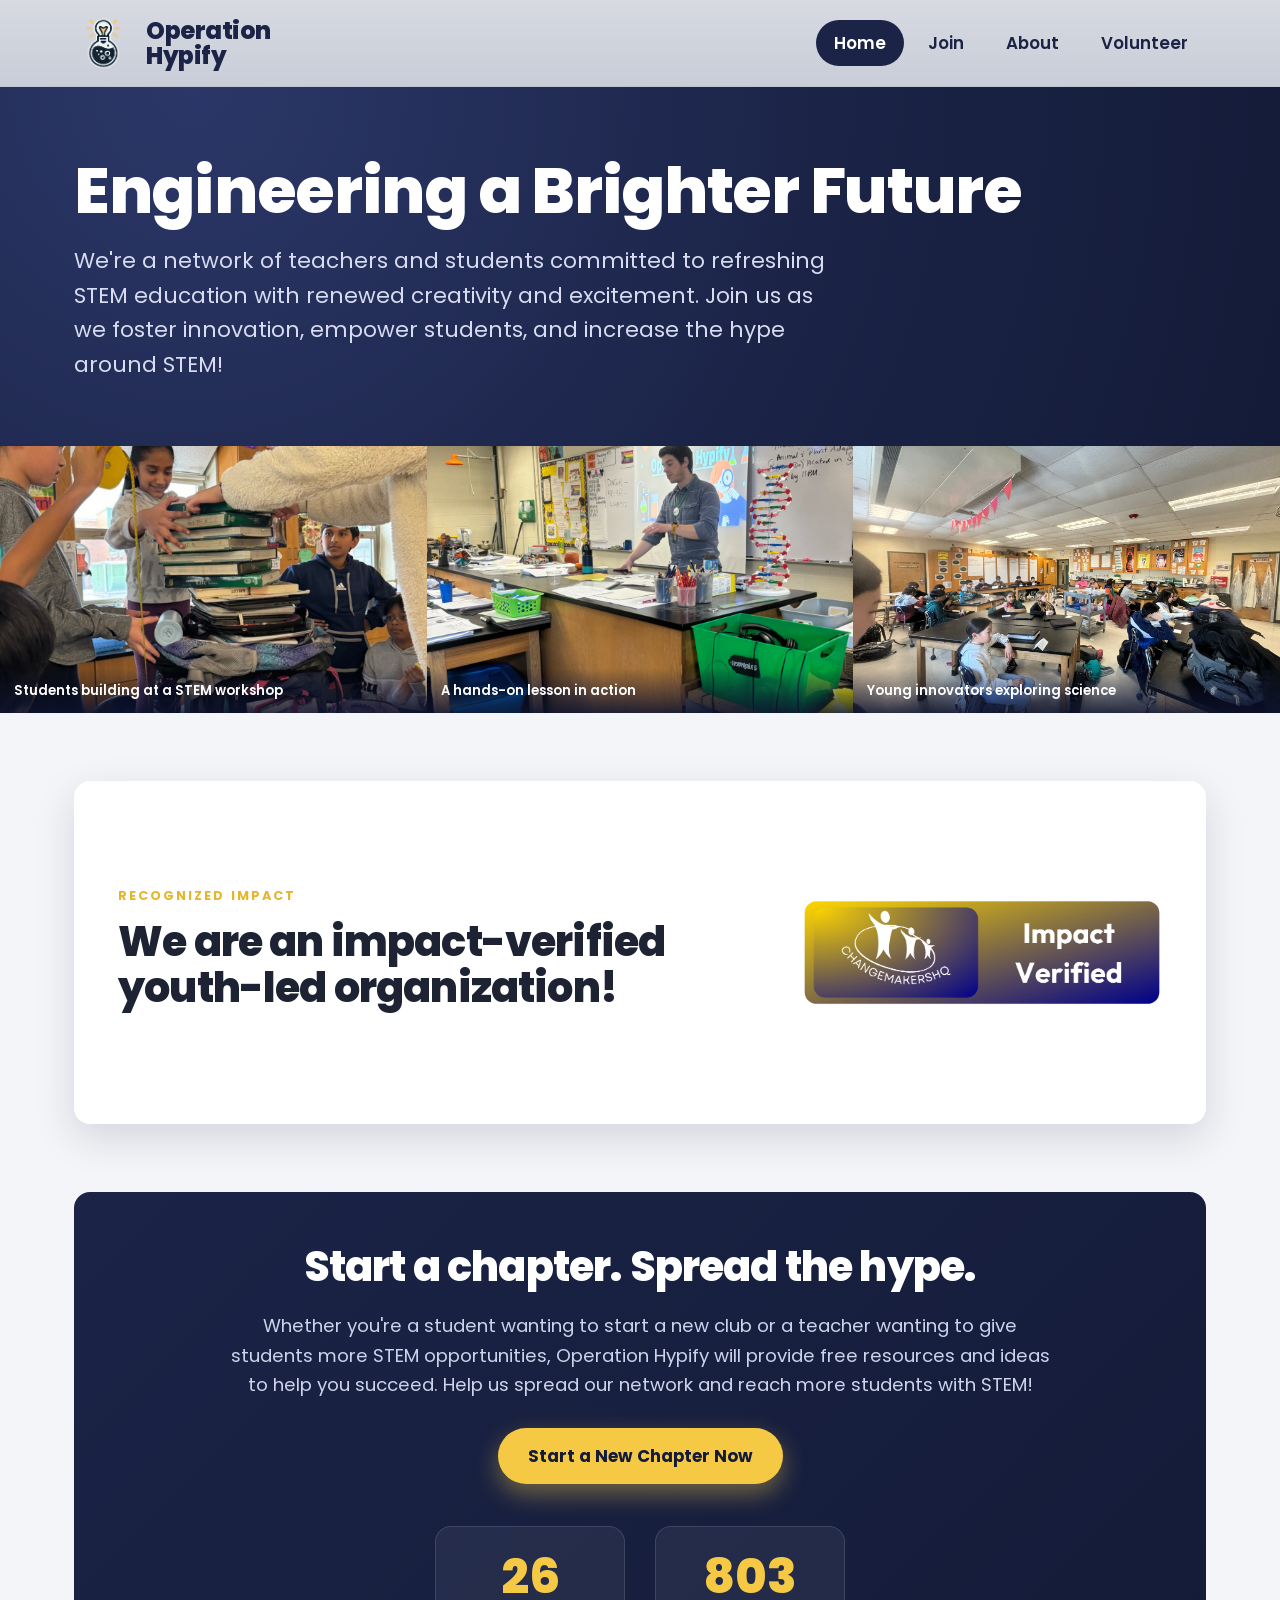
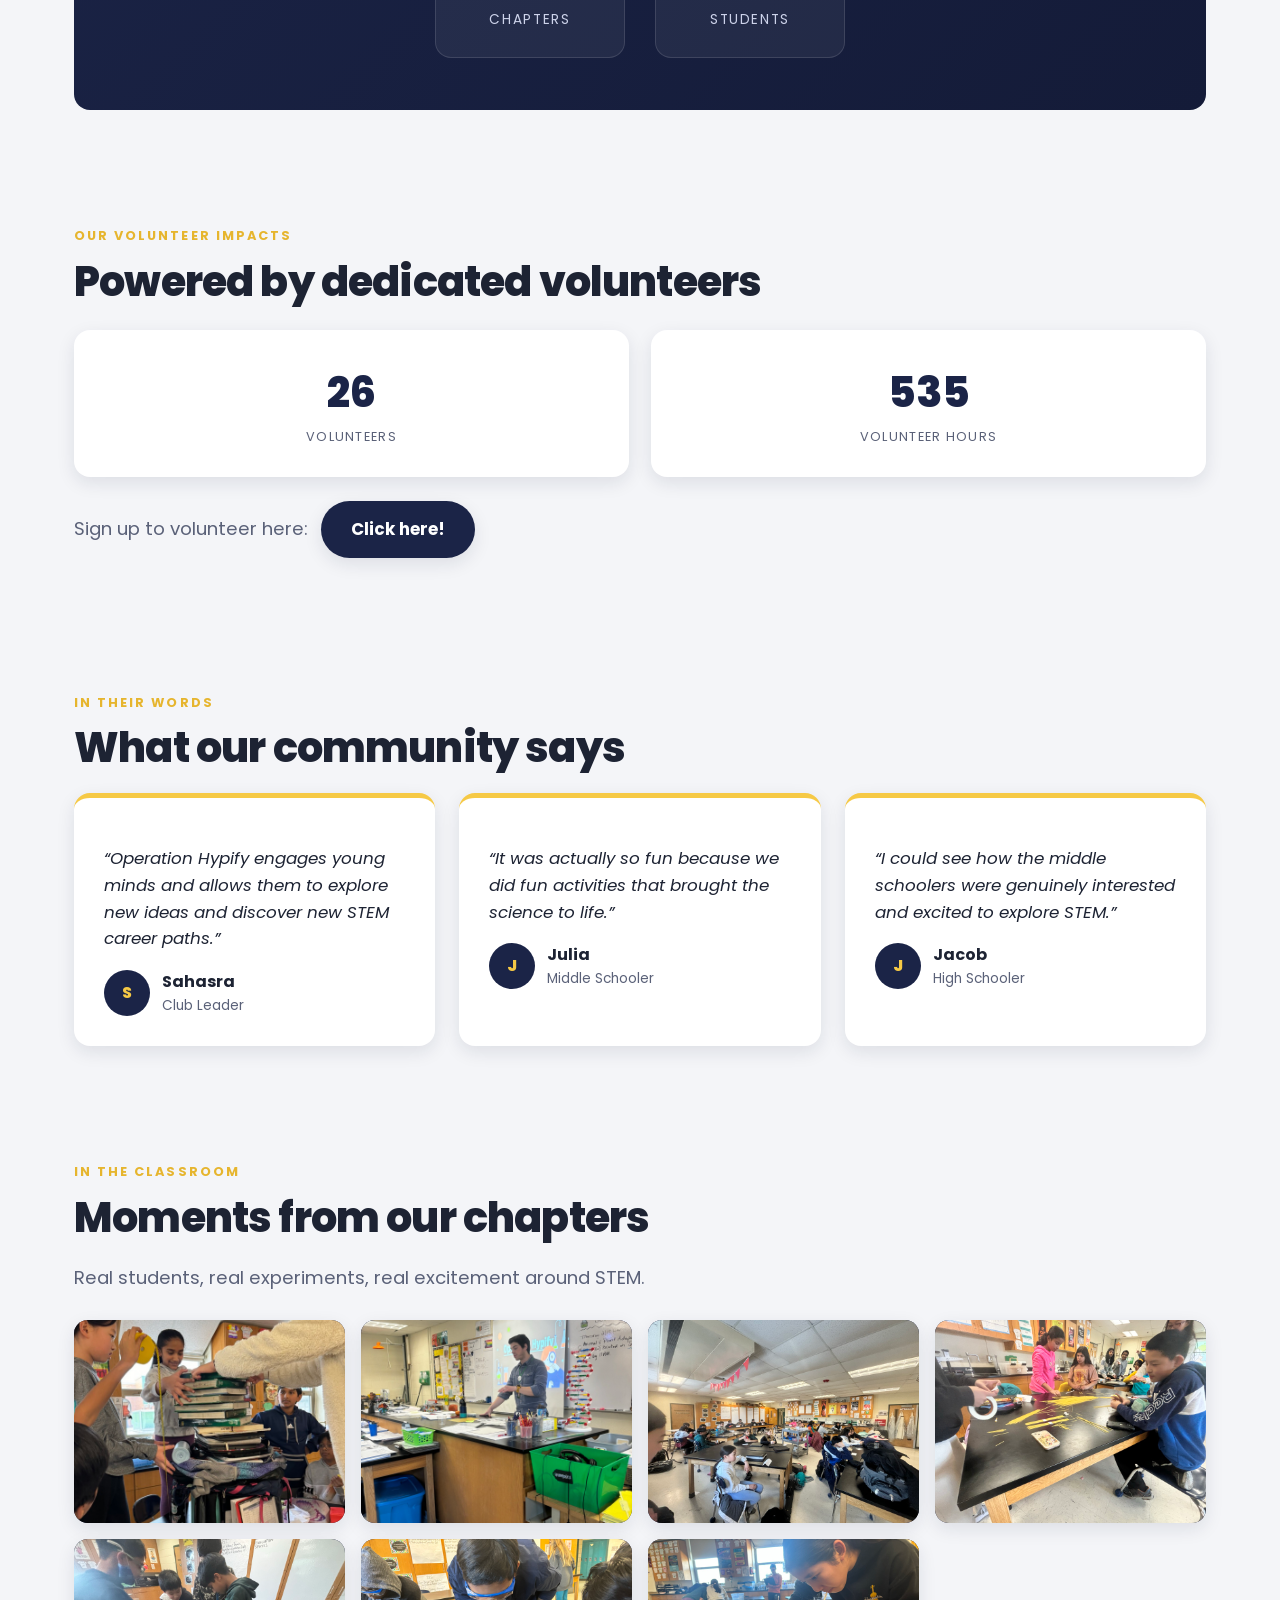
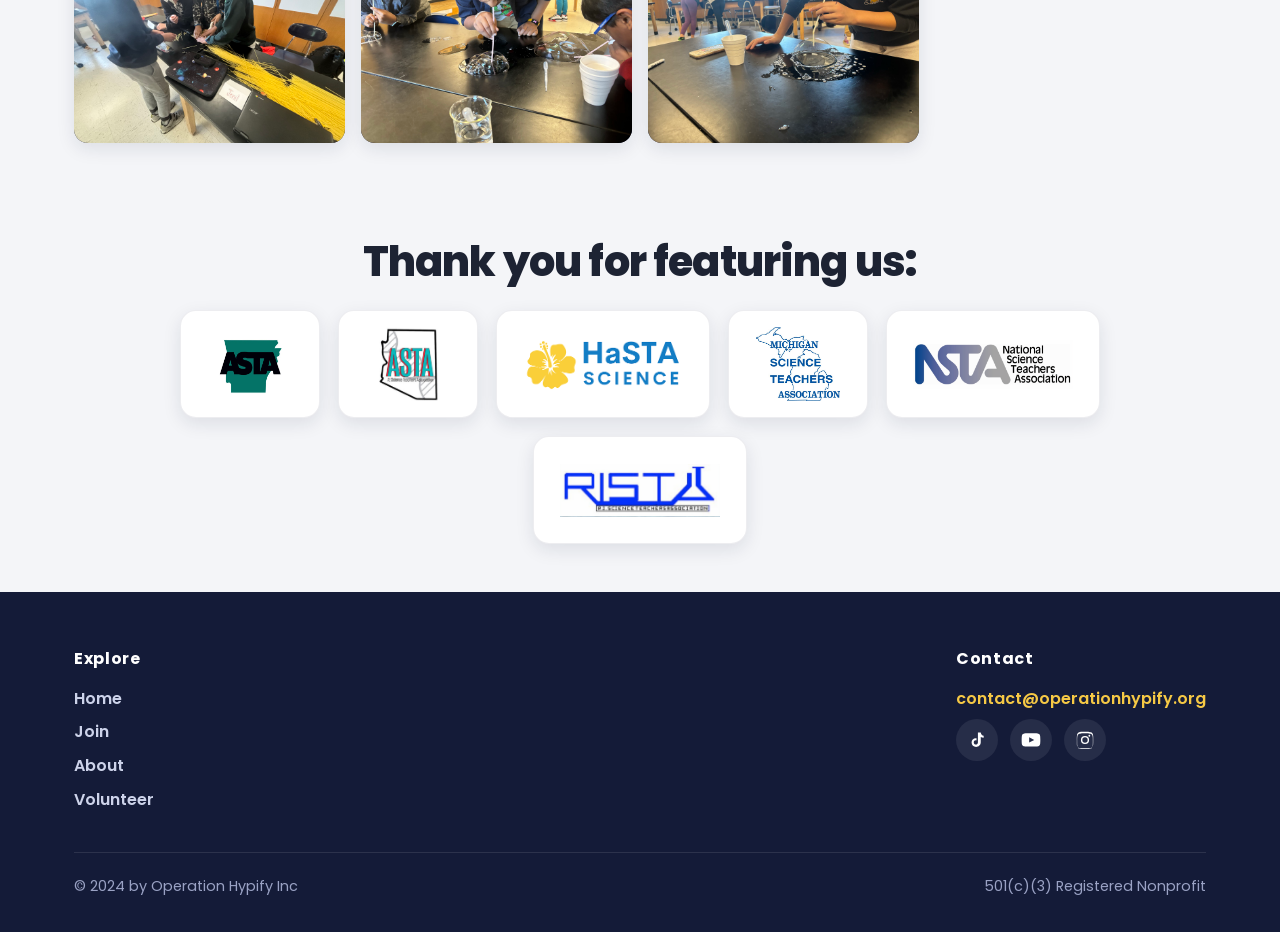
<file: index.html>
<!DOCTYPE html>
<html lang="en">
<head>
  <meta charset="UTF-8" />
  <meta name="viewport" content="width=device-width, initial-scale=1.0" />
  <title>Home | Operation Hypify</title>
  <meta name="description" content="Operation Hypify is a youth-led network of teachers and students refreshing STEM education with creativity and excitement." />
  <link rel="preconnect" href="https://fonts.googleapis.com" />
  <link rel="preconnect" href="https://fonts.gstatic.com" crossorigin />
  <link href="https://fonts.googleapis.com/css2?family=Poppins:wght@400;500;600;700;800&display=swap" rel="stylesheet" />
  <link rel="stylesheet" href="assets/style.css" />
</head>
<body>

  <!-- ================= HEADER ================= -->
  <header class="site-header">
    <nav class="nav">
      <a class="brand" href="index.html" aria-label="Operation Hypify home">
        <img class="logo" src="assets/img/logo.png" alt="Operation Hypify logo" onerror="this.onerror=null;this.src='assets/img/logo.svg'">
        <span class="brand-name">Operation<br>Hypify</span>
      </a>

      <button class="nav-toggle" aria-label="Toggle navigation"><span></span><span></span><span></span></button>

      <ul class="nav-links">
        <li><a href="index.html" class="active">Home</a></li>
        <li><a href="join.html">Join</a></li>
        <li><a href="about.html">About</a></li>
        <li><a href="volunteer.html">Volunteer</a></li>
      </ul>
    </nav>
  </header>

  <!-- ================= HERO ================= -->
  <section class="hero">
    <div class="container">
      <h1>Engineering a Brighter Future</h1>
      <p>We're a network of teachers and students committed to refreshing STEM education with renewed creativity and excitement. Join us as we foster innovation, empower students, and increase the hype around STEM!</p>
    </div>
  </section>

  <!-- ================= PHOTO STRIP ================= -->
  <div class="photo-strip" id="home-strip"></div>

  <!-- ================= IMPACT VERIFIED ================= -->
  <section>
    <div class="container">
      <div class="band impact-band">
        <div class="impact-text">
          <p class="eyebrow">Recognized Impact</p>
          <h2 class="section-title" style="margin-bottom:8px;">We are an impact-verified youth-led organization!</h2>
        </div>
        <a class="cmhq-badge" href="https://www.cmhqglobal.com/impact/VqcGsUOYpmEvHLxKABje9aR" target="_blank" rel="noopener" aria-label="View our CMHQ impact verification">
          <img src="assets/img/cmhq.png" alt="ChangemakersHQ Impact Verified badge">
        </a>
      </div>
    </div>
  </section>

  <!-- ================= CTA + STATS ================= -->
  <section style="padding-top:0;">
    <div class="container">
      <div class="cta-stats">
        <h2 class="section-title">Start a chapter. Spread the hype.</h2>
        <p class="lead">Whether you're a student wanting to start a new club or a teacher wanting to give students more STEM opportunities, Operation Hypify will provide free resources and ideas to help you succeed. Help us spread our network and reach more students with STEM!</p>
        <a class="btn btn-primary" href="join.html">Start a New Chapter Now</a>
        <div class="stats">
          <div class="stat"><div class="num" data-count="50">0</div><div class="label">Chapters</div></div>
          <div class="stat"><div class="num" data-count="1500">0</div><div class="label">Students</div></div>
        </div>
      </div>
    </div>
  </section>

  <!-- ================= VOLUNTEER IMPACT ================= -->
  <section class="section-tight">
    <div class="container">
      <p class="eyebrow">Our Volunteer Impacts</p>
      <h2 class="section-title">Powered by dedicated volunteers</h2>
      <div class="vol-grid">
        <div class="vol-card"><div class="num" data-count="50">0</div><div class="label">Volunteers</div></div>
        <div class="vol-card"><div class="num" data-count="1000">0</div><div class="label">Volunteer Hours</div></div>
      </div>
      <p class="lead mt-24">Sign up to volunteer here:
        <a class="btn btn-navy" style="margin-left:8px;" href="https://docs.google.com/forms/d/e/1FAIpQLSdCpGQ_oOxI78vQgmjRzeDSd86TTG9PohUpB1aFLXNZH65RYA/viewform" target="_blank" rel="noopener">Click here!</a>
      </p>
    </div>
  </section>

  <!-- ================= TESTIMONIALS ================= -->
  <section>
    <div class="container">
      <p class="eyebrow">In Their Words</p>
      <h2 class="section-title">What our community says</h2>
      <div class="testimonials">
        <div class="quote">
          <p>“Operation Hypify engages young minds and allows them to explore new ideas and discover new STEM career paths.”</p>
          <div class="who">
            <div class="avatar">S</div>
            <div><div class="name">Sahasra</div><div class="role">Club Leader</div></div>
          </div>
        </div>
        <div class="quote">
          <p>“It was actually so fun because we did fun activities that brought the science to life.”</p>
          <div class="who">
            <div class="avatar">J</div>
            <div><div class="name">Julia</div><div class="role">Middle Schooler</div></div>
          </div>
        </div>
        <div class="quote">
          <p>“I could see how the middle schoolers were genuinely interested and excited to explore STEM.”</p>
          <div class="who">
            <div class="avatar">J</div>
            <div><div class="name">Jacob</div><div class="role">High Schooler</div></div>
          </div>
        </div>
      </div>
    </div>
  </section>

  <!-- ================= ACTIVITIES GALLERY ================= -->
  <section class="section-tight">
    <div class="container">
      <p class="eyebrow">In the Classroom</p>
      <h2 class="section-title">Moments from our chapters</h2>
      <p class="lead">Real students, real experiments, real excitement around STEM.</p>
      <div class="act-gallery" id="act-gallery"></div>
    </div>
  </section>

  <!-- ================= FEATURED ================= -->
  <section class="section-tight">
    <div class="container center">
      <h2 class="section-title">Thank you for featuring us:</h2>
      <div class="assoc-grid" id="assoc-grid"></div>
    </div>
  </section>

  <!-- ================= FOOTER ================= -->
  <footer class="site-footer footer">
    <div class="container">
      <div class="footer-grid">
        <div class="footer-nav">
          <h4>Explore</h4>
          <ul>
            <li><a href="index.html">Home</a></li>
            <li><a href="join.html">Join</a></li>
            <li><a href="about.html">About</a></li>
            <li><a href="volunteer.html">Volunteer</a></li>
          </ul>
        </div>
        <div>
          <h4>Contact</h4>
          <a class="email" href="mailto:contact@operationhypify.org">contact@operationhypify.org</a>
          <div class="social-bar">
            <a href="https://www.tiktok.com/@operation_hypify" target="_blank" rel="noopener" aria-label="TikTok">
              <svg viewBox="0 0 24 24"><path d="M16.5 3c.3 2.1 1.6 3.7 3.5 4v2.4c-1.3 0-2.5-.4-3.5-1v6.3c0 3.3-2.6 5.6-5.6 5.6C7.9 20.3 5.5 18 5.5 15c0-2.8 2.1-5.1 5-5.1.3 0 .6 0 .9.1v2.6c-.3-.1-.6-.2-.9-.2-1.4 0-2.4 1.1-2.4 2.6 0 1.4 1.1 2.5 2.5 2.5s2.5-1.1 2.5-2.6V3h3.4z"/></svg>
            </a>
            <a href="https://www.youtube.com/@operationhypify" target="_blank" rel="noopener" aria-label="YouTube">
              <svg viewBox="0 0 24 24"><path d="M23 7.5s-.2-1.6-.9-2.3c-.9-.9-1.8-.9-2.3-1C16.7 4 12 4 12 4s-4.7 0-7.8.2c-.5.1-1.4.1-2.3 1C1.2 5.9 1 7.5 1 7.5S.8 9.4.8 11.3v1.3c0 1.9.2 3.8.2 3.8s.2 1.6.9 2.3c.9.9 2.1.9 2.6 1 1.9.2 7.5.2 7.5.2s4.7 0 7.8-.2c.5-.1 1.4-.1 2.3-1 .7-.7.9-2.3.9-2.3s.2-1.9.2-3.8v-1.3c0-1.9-.2-3.8-.2-3.8zM9.8 15.1V8.7l6.1 3.2-6.1 3.2z"/></svg>
            </a>
            <a href="https://www.instagram.com/operation_hypify?igsh=MXBic3Fya3pvZ3dhbQ%3D%3D&utm_source=qr" target="_blank" rel="noopener" aria-label="Instagram">
              <svg viewBox="0 0 24 24"><path d="M12 2.2c3.2 0 3.6 0 4.9.1 1.2.1 1.8.3 2.2.4.6.2 1 .5 1.4.9.4.4.7.8.9 1.4.2.4.3 1 .4 2.2.1 1.3.1 1.7.1 4.9s0 3.6-.1 4.9c-.1 1.2-.3 1.8-.4 2.2-.2.6-.5 1-.9 1.4-.4.4-.8.7-1.4.9-.4.2-1 .3-2.2.4-1.3.1-1.7.1-4.9.1s-3.6 0-4.9-.1c-1.2-.1-1.8-.3-2.2-.4-.6-.2-1-.5-1.4-.9-.4-.4-.7-.8-.9-1.4-.2-.4-.3-1-.4-2.2C2.2 15.6 2.2 15.2 2.2 12s0-3.6.1-4.9c.1-1.2.3-1.8.4-2.2.2-.6.5-1 .9-1.4.4-.4.8-.7 1.4-.9.4-.2 1-.3 2.2-.4C8.4 2.2 8.8 2.2 12 2.2zm0 1.8c-3.1 0-3.5 0-4.7.1-1.1.1-1.7.2-2.1.4-.5.2-.9.4-1.3.8-.4.4-.6.8-.8 1.3-.2.4-.3 1-.4 2.1-.1 1.2-.1 1.6-.1 4.7s0 3.5.1 4.7c.1 1.1.2 1.7.4 2.1.2.5.4.9.8 1.3.4.4.8.6 1.3.8.4.2 1 .3 2.1.4 1.2.1 1.6.1 4.7.1s3.5 0 4.7-.1c1.1-.1 1.7-.2 2.1-.4.5-.2.9-.4 1.3-.8.4-.4.6-.8.8-1.3.2-.4.3-1 .4-2.1.1-1.2.1-1.6.1-4.7s0-3.5-.1-4.7c-.1-1.1-.2-1.7-.4-2.1-.2-.5-.4-.9-.8-1.3-.4-.4-.8-.6-1.3-.8-.4-.2-1-.3-2.1-.4-1.2-.1-1.6-.1-4.7-.1zm0 3.1a4.9 4.9 0 1 1 0 9.8 4.9 4.9 0 0 1 0-9.8zm0 8.1a3.2 3.2 0 1 0 0-6.4 3.2 3.2 0 0 0 0 6.4zm6.3-8.3a1.1 1.1 0 1 1-2.2 0 1.1 1.1 0 0 1 2.2 0z"/></svg>
            </a>
          </div>
        </div>
      </div>
      <div class="footer-bottom">
        <span>© 2024 by Operation Hypify Inc</span>
        <span>501(c)(3) Registered Nonprofit</span>
      </div>
    </div>
  </footer>

  <script src="assets/data.js"></script>
  <script src="assets/script.js"></script>
</body>
</html>
</file>
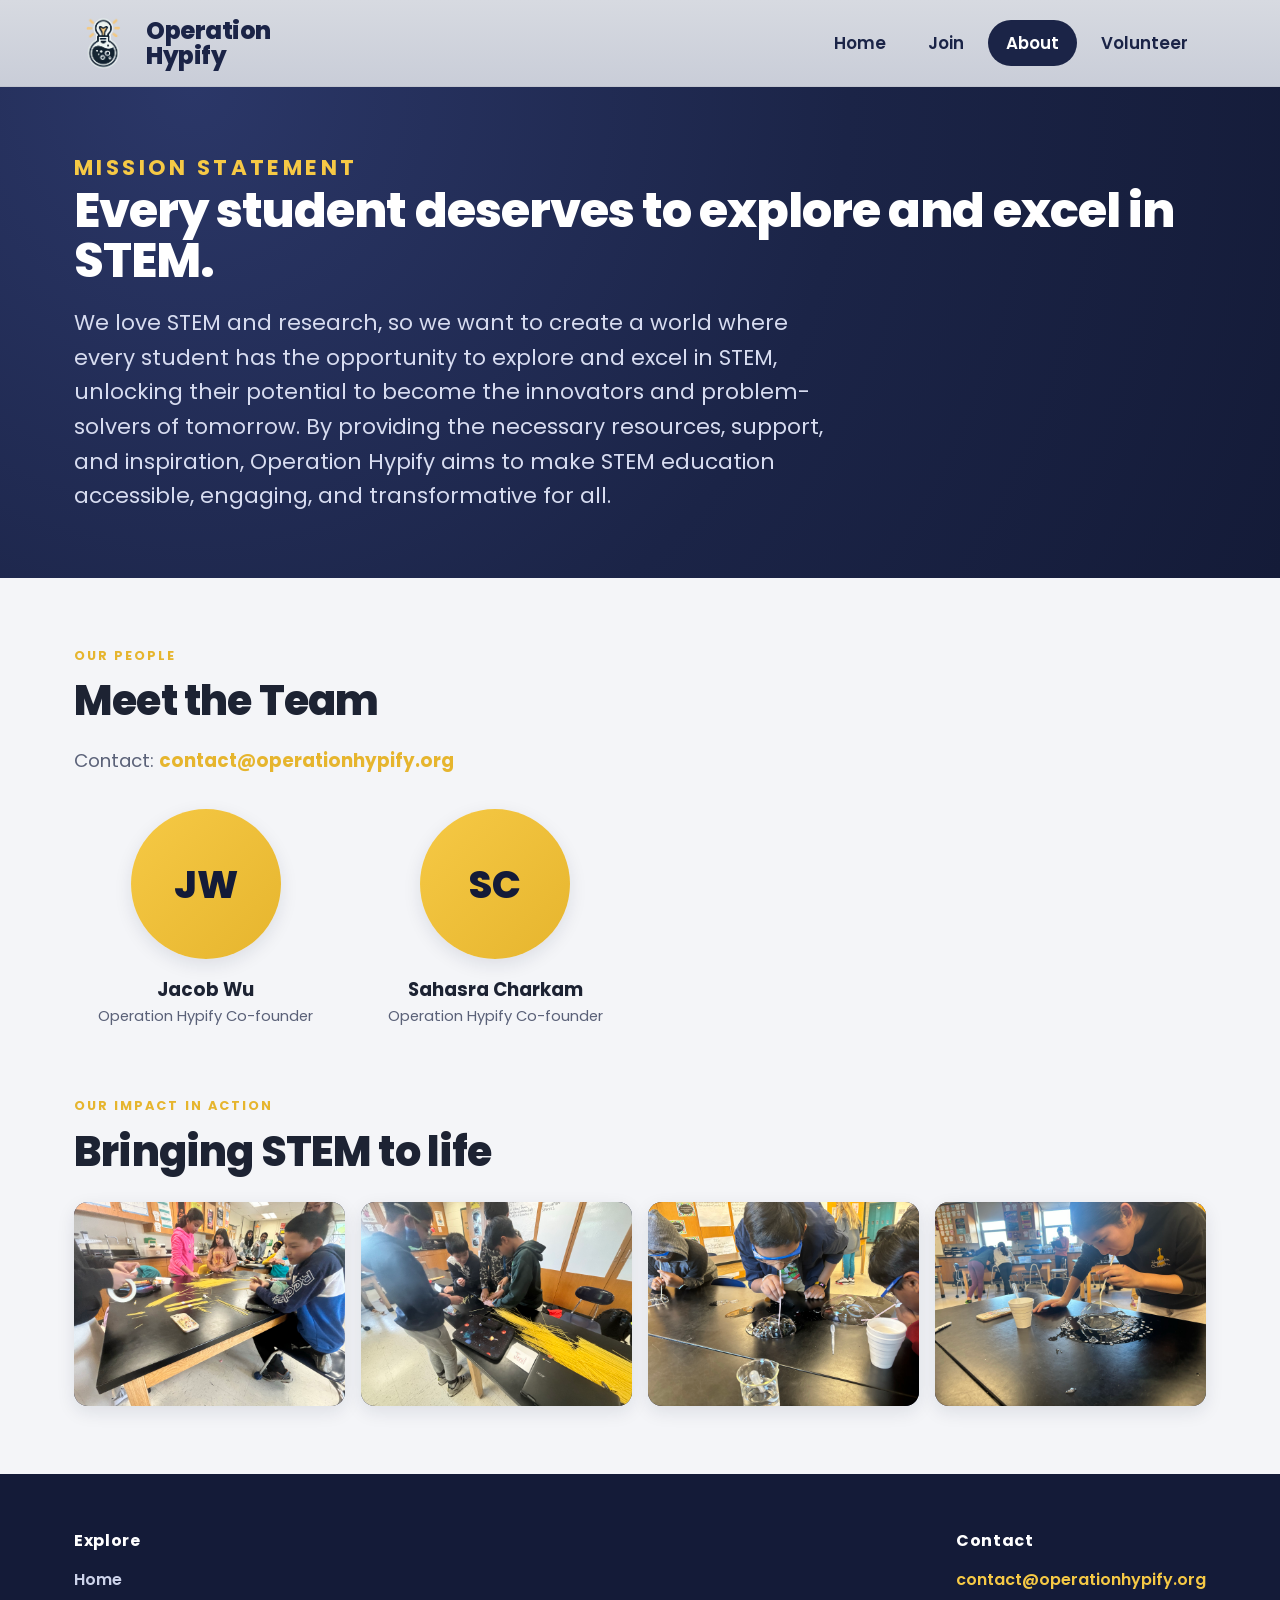
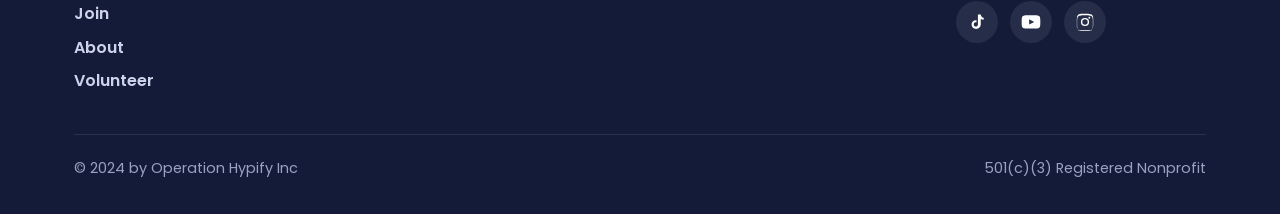
<file: about.html>
<!DOCTYPE html>
<html lang="en">
<head>
  <meta charset="UTF-8" />
  <meta name="viewport" content="width=device-width, initial-scale=1.0" />
  <title>About | Operation Hypify</title>
  <meta name="description" content="Operation Hypify's mission is to make STEM education accessible, engaging, and transformative for all. Meet the team." />
  <link rel="preconnect" href="https://fonts.googleapis.com" />
  <link rel="preconnect" href="https://fonts.gstatic.com" crossorigin />
  <link href="https://fonts.googleapis.com/css2?family=Poppins:wght@400;500;600;700;800&display=swap" rel="stylesheet" />
  <link rel="stylesheet" href="assets/style.css" />
</head>
<body>

  <header class="site-header">
    <nav class="nav">
      <a class="brand" href="index.html" aria-label="Operation Hypify home">
        <img class="logo" src="assets/img/logo.png" alt="Operation Hypify logo" onerror="this.onerror=null;this.src='assets/img/logo.svg'">
        <span class="brand-name">Operation<br>Hypify</span>
      </a>
      <button class="nav-toggle" aria-label="Toggle navigation"><span></span><span></span><span></span></button>
      <ul class="nav-links">
        <li><a href="index.html">Home</a></li>
        <li><a href="join.html">Join</a></li>
        <li><a href="about.html" class="active">About</a></li>
        <li><a href="volunteer.html">Volunteer</a></li>
      </ul>
    </nav>
  </header>

  <!-- MISSION -->
  <section class="hero" style="padding:64px 0;">
    <div class="container">
      <p class="eyebrow" style="color:var(--yellow);">Mission Statement</p>
      <h1 style="font-size:clamp(2rem,4.5vw,3rem);">Every student deserves to explore and excel in STEM.</h1>
      <p>We love STEM and research, so we want to create a world where every student has the opportunity to explore and excel in STEM, unlocking their potential to become the innovators and problem-solvers of tomorrow. By providing the necessary resources, support, and inspiration, Operation Hypify aims to make STEM education accessible, engaging, and transformative for all.</p>
    </div>
  </section>

  <!-- TEAM -->
  <section>
    <div class="container">
      <p class="eyebrow">Our People</p>
      <h2 class="section-title">Meet the Team</h2>
      <p class="lead">Contact: <a class="email" style="color:var(--yellow-deep);font-weight:700;text-decoration:none;" href="mailto:contact@operationhypify.org">contact@operationhypify.org</a></p>

      <div class="team-grid">
        <div class="member founder"><div class="pic">JW</div><div class="name">Jacob Wu</div><div class="role">Operation Hypify Co-founder</div></div>
        <div class="member founder"><div class="pic">SC</div><div class="name">Sahasra Charkam</div><div class="role">Operation Hypify Co-founder</div></div>
      </div>
    </div>
  </section>

  <!-- ACTIVITIES -->
  <section style="padding-top:0;">
    <div class="container">
      <p class="eyebrow">Our Impact in Action</p>
      <h2 class="section-title">Bringing STEM to life</h2>
      <div class="act-row" id="about-activities"></div>
    </div>
  </section>

  <footer class="site-footer footer">
    <div class="container">
      <div class="footer-grid">
        <div class="footer-nav">
          <h4>Explore</h4>
          <ul>
            <li><a href="index.html">Home</a></li>
            <li><a href="join.html">Join</a></li>
            <li><a href="about.html">About</a></li>
            <li><a href="volunteer.html">Volunteer</a></li>
          </ul>
        </div>
        <div>
          <h4>Contact</h4>
          <a class="email" href="mailto:contact@operationhypify.org">contact@operationhypify.org</a>
          <div class="social-bar">
            <a href="https://www.tiktok.com/@operation_hypify" target="_blank" rel="noopener" aria-label="TikTok">
              <svg viewBox="0 0 24 24"><path d="M16.5 3c.3 2.1 1.6 3.7 3.5 4v2.4c-1.3 0-2.5-.4-3.5-1v6.3c0 3.3-2.6 5.6-5.6 5.6C7.9 20.3 5.5 18 5.5 15c0-2.8 2.1-5.1 5-5.1.3 0 .6 0 .9.1v2.6c-.3-.1-.6-.2-.9-.2-1.4 0-2.4 1.1-2.4 2.6 0 1.4 1.1 2.5 2.5 2.5s2.5-1.1 2.5-2.6V3h3.4z"/></svg>
            </a>
            <a href="https://www.youtube.com/@operationhypify" target="_blank" rel="noopener" aria-label="YouTube">
              <svg viewBox="0 0 24 24"><path d="M23 7.5s-.2-1.6-.9-2.3c-.9-.9-1.8-.9-2.3-1C16.7 4 12 4 12 4s-4.7 0-7.8.2c-.5.1-1.4.1-2.3 1C1.2 5.9 1 7.5 1 7.5S.8 9.4.8 11.3v1.3c0 1.9.2 3.8.2 3.8s.2 1.6.9 2.3c.9.9 2.1.9 2.6 1 1.9.2 7.5.2 7.5.2s4.7 0 7.8-.2c.5-.1 1.4-.1 2.3-1 .7-.7.9-2.3.9-2.3s.2-1.9.2-3.8v-1.3c0-1.9-.2-3.8-.2-3.8zM9.8 15.1V8.7l6.1 3.2-6.1 3.2z"/></svg>
            </a>
            <a href="https://www.instagram.com/operation_hypify?igsh=MXBic3Fya3pvZ3dhbQ%3D%3D&utm_source=qr" target="_blank" rel="noopener" aria-label="Instagram">
              <svg viewBox="0 0 24 24"><path d="M12 2.2c3.2 0 3.6 0 4.9.1 1.2.1 1.8.3 2.2.4.6.2 1 .5 1.4.9.4.4.7.8.9 1.4.2.4.3 1 .4 2.2.1 1.3.1 1.7.1 4.9s0 3.6-.1 4.9c-.1 1.2-.3 1.8-.4 2.2-.2.6-.5 1-.9 1.4-.4.4-.8.7-1.4.9-.4.2-1 .3-2.2.4-1.3.1-1.7.1-4.9.1s-3.6 0-4.9-.1c-1.2-.1-1.8-.3-2.2-.4-.6-.2-1-.5-1.4-.9-.4-.4-.7-.8-.9-1.4-.2-.4-.3-1-.4-2.2C2.2 15.6 2.2 15.2 2.2 12s0-3.6.1-4.9c.1-1.2.3-1.8.4-2.2.2-.6.5-1 .9-1.4.4-.4.8-.7 1.4-.9.4-.2 1-.3 2.2-.4C8.4 2.2 8.8 2.2 12 2.2zm0 1.8c-3.1 0-3.5 0-4.7.1-1.1.1-1.7.2-2.1.4-.5.2-.9.4-1.3.8-.4.4-.6.8-.8 1.3-.2.4-.3 1-.4 2.1-.1 1.2-.1 1.6-.1 4.7s0 3.5.1 4.7c.1 1.1.2 1.7.4 2.1.2.5.4.9.8 1.3.4.4.8.6 1.3.8.4.2 1 .3 2.1.4 1.2.1 1.6.1 4.7.1s3.5 0 4.7-.1c1.1-.1 1.7-.2 2.1-.4.5-.2.9-.4 1.3-.8.4-.4.6-.8.8-1.3.2-.4.3-1 .4-2.1.1-1.2.1-1.6.1-4.7s0-3.5-.1-4.7c-.1-1.1-.2-1.7-.4-2.1-.2-.5-.4-.9-.8-1.3-.4-.4-.8-.6-1.3-.8-.4-.2-1-.3-2.1-.4-1.2-.1-1.6-.1-4.7-.1zm0 3.1a4.9 4.9 0 1 1 0 9.8 4.9 4.9 0 0 1 0-9.8zm0 8.1a3.2 3.2 0 1 0 0-6.4 3.2 3.2 0 0 0 0 6.4zm6.3-8.3a1.1 1.1 0 1 1-2.2 0 1.1 1.1 0 0 1 2.2 0z"/></svg>
            </a>
          </div>
        </div>
      </div>
      <div class="footer-bottom">
        <span>© 2024 by Operation Hypify Inc</span>
        <span>501(c)(3) Registered Nonprofit</span>
      </div>
    </div>
  </footer>

  <script src="assets/data.js"></script>
  <script src="assets/script.js"></script>
</body>
</html>
</file>
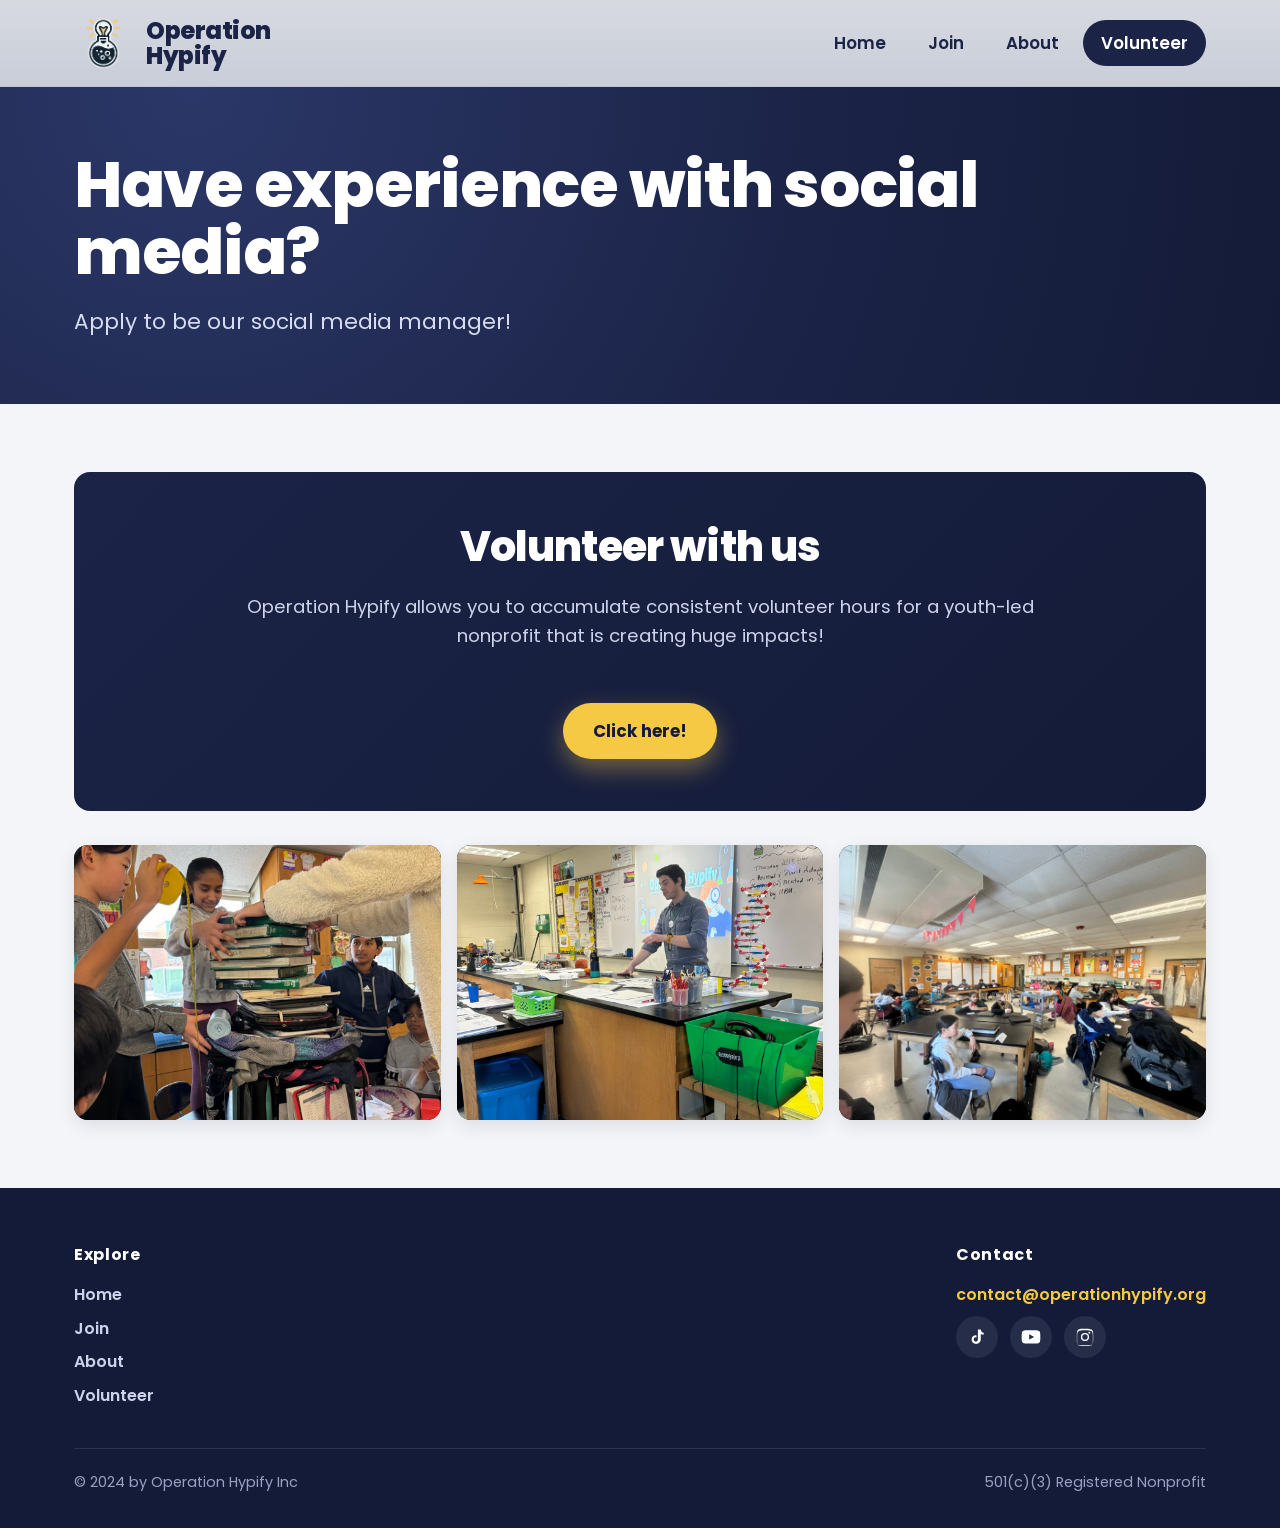
<file: volunteer.html>
<!DOCTYPE html>
<html lang="en">
<head>
  <meta charset="UTF-8" />
  <meta name="viewport" content="width=device-width, initial-scale=1.0" />
  <title>Volunteer | Operation Hypify</title>
  <meta name="description" content="Volunteer with Operation Hypify and accumulate consistent volunteer hours for a youth-led nonprofit making real impact." />
  <link rel="preconnect" href="https://fonts.googleapis.com" />
  <link rel="preconnect" href="https://fonts.gstatic.com" crossorigin />
  <link href="https://fonts.googleapis.com/css2?family=Poppins:wght@400;500;600;700;800&display=swap" rel="stylesheet" />
  <link rel="stylesheet" href="assets/style.css" />
</head>
<body>

  <header class="site-header">
    <nav class="nav">
      <a class="brand" href="index.html" aria-label="Operation Hypify home">
        <img class="logo" src="assets/img/logo.png" alt="Operation Hypify logo" onerror="this.onerror=null;this.src='assets/img/logo.svg'">
        <span class="brand-name">Operation<br>Hypify</span>
      </a>
      <button class="nav-toggle" aria-label="Toggle navigation"><span></span><span></span><span></span></button>
      <ul class="nav-links">
        <li><a href="index.html">Home</a></li>
        <li><a href="join.html">Join</a></li>
        <li><a href="about.html">About</a></li>
        <li><a href="volunteer.html" class="active">Volunteer</a></li>
      </ul>
    </nav>
  </header>

  <section class="hero" style="padding:64px 0;">
    <div class="container">
      <h1>Have experience with social media?</h1>
      <p>Apply to be our social media manager!</p>
    </div>
  </section>

  <section>
    <div class="container">
      <div class="cta-stats">
        <h2 class="section-title">Volunteer with us</h2>
        <p class="lead">Operation Hypify allows you to accumulate consistent volunteer hours for a youth-led nonprofit that is creating huge impacts!</p>
        <a class="btn btn-primary mt-24" href="https://docs.google.com/forms/d/e/1FAIpQLScSgJNrDP7BCwjRo1OtjWD5Qlapw8qk3i8ZbwM-dUaUY0kN7w/viewform" target="_blank" rel="noopener">Click here!</a>
      </div>
      <div class="act-row" id="vol-activities" style="margin-top:34px;"></div>
    </div>
  </section>

  <footer class="site-footer footer">
    <div class="container">
      <div class="footer-grid">
        <div class="footer-nav">
          <h4>Explore</h4>
          <ul>
            <li><a href="index.html">Home</a></li>
            <li><a href="join.html">Join</a></li>
            <li><a href="about.html">About</a></li>
            <li><a href="volunteer.html">Volunteer</a></li>
          </ul>
        </div>
        <div>
          <h4>Contact</h4>
          <a class="email" href="mailto:contact@operationhypify.org">contact@operationhypify.org</a>
          <div class="social-bar">
            <a href="https://www.tiktok.com/@operation_hypify" target="_blank" rel="noopener" aria-label="TikTok">
              <svg viewBox="0 0 24 24"><path d="M16.5 3c.3 2.1 1.6 3.7 3.5 4v2.4c-1.3 0-2.5-.4-3.5-1v6.3c0 3.3-2.6 5.6-5.6 5.6C7.9 20.3 5.5 18 5.5 15c0-2.8 2.1-5.1 5-5.1.3 0 .6 0 .9.1v2.6c-.3-.1-.6-.2-.9-.2-1.4 0-2.4 1.1-2.4 2.6 0 1.4 1.1 2.5 2.5 2.5s2.5-1.1 2.5-2.6V3h3.4z"/></svg>
            </a>
            <a href="https://www.youtube.com/@operationhypify" target="_blank" rel="noopener" aria-label="YouTube">
              <svg viewBox="0 0 24 24"><path d="M23 7.5s-.2-1.6-.9-2.3c-.9-.9-1.8-.9-2.3-1C16.7 4 12 4 12 4s-4.7 0-7.8.2c-.5.1-1.4.1-2.3 1C1.2 5.9 1 7.5 1 7.5S.8 9.4.8 11.3v1.3c0 1.9.2 3.8.2 3.8s.2 1.6.9 2.3c.9.9 2.1.9 2.6 1 1.9.2 7.5.2 7.5.2s4.7 0 7.8-.2c.5-.1 1.4-.1 2.3-1 .7-.7.9-2.3.9-2.3s.2-1.9.2-3.8v-1.3c0-1.9-.2-3.8-.2-3.8zM9.8 15.1V8.7l6.1 3.2-6.1 3.2z"/></svg>
            </a>
            <a href="https://www.instagram.com/operation_hypify?igsh=MXBic3Fya3pvZ3dhbQ%3D%3D&utm_source=qr" target="_blank" rel="noopener" aria-label="Instagram">
              <svg viewBox="0 0 24 24"><path d="M12 2.2c3.2 0 3.6 0 4.9.1 1.2.1 1.8.3 2.2.4.6.2 1 .5 1.4.9.4.4.7.8.9 1.4.2.4.3 1 .4 2.2.1 1.3.1 1.7.1 4.9s0 3.6-.1 4.9c-.1 1.2-.3 1.8-.4 2.2-.2.6-.5 1-.9 1.4-.4.4-.8.7-1.4.9-.4.2-1 .3-2.2.4-1.3.1-1.7.1-4.9.1s-3.6 0-4.9-.1c-1.2-.1-1.8-.3-2.2-.4-.6-.2-1-.5-1.4-.9-.4-.4-.7-.8-.9-1.4-.2-.4-.3-1-.4-2.2C2.2 15.6 2.2 15.2 2.2 12s0-3.6.1-4.9c.1-1.2.3-1.8.4-2.2.2-.6.5-1 .9-1.4.4-.4.8-.7 1.4-.9.4-.2 1-.3 2.2-.4C8.4 2.2 8.8 2.2 12 2.2zm0 1.8c-3.1 0-3.5 0-4.7.1-1.1.1-1.7.2-2.1.4-.5.2-.9.4-1.3.8-.4.4-.6.8-.8 1.3-.2.4-.3 1-.4 2.1-.1 1.2-.1 1.6-.1 4.7s0 3.5.1 4.7c.1 1.1.2 1.7.4 2.1.2.5.4.9.8 1.3.4.4.8.6 1.3.8.4.2 1 .3 2.1.4 1.2.1 1.6.1 4.7.1s3.5 0 4.7-.1c1.1-.1 1.7-.2 2.1-.4.5-.2.9-.4 1.3-.8.4-.4.6-.8.8-1.3.2-.4.3-1 .4-2.1.1-1.2.1-1.6.1-4.7s0-3.5-.1-4.7c-.1-1.1-.2-1.7-.4-2.1-.2-.5-.4-.9-.8-1.3-.4-.4-.8-.6-1.3-.8-.4-.2-1-.3-2.1-.4-1.2-.1-1.6-.1-4.7-.1zm0 3.1a4.9 4.9 0 1 1 0 9.8 4.9 4.9 0 0 1 0-9.8zm0 8.1a3.2 3.2 0 1 0 0-6.4 3.2 3.2 0 0 0 0 6.4zm6.3-8.3a1.1 1.1 0 1 1-2.2 0 1.1 1.1 0 0 1 2.2 0z"/></svg>
            </a>
          </div>
        </div>
      </div>
      <div class="footer-bottom">
        <span>© 2024 by Operation Hypify Inc</span>
        <span>501(c)(3) Registered Nonprofit</span>
      </div>
    </div>
  </footer>

  <script src="assets/data.js"></script>
  <script src="assets/script.js"></script>
</body>
</html>
</file>
<file: assets/style.css>
/* ============================================================
   Operation Hypify — recreated site styles
   ============================================================ */
:root {
  --navy: #1b2447;
  --navy-deep: #141b38;
  --navy-soft: #26315f;
  --header-bg: #d7dae1;
  --header-bg-2: #c9cdd8;
  --yellow: #f6c945;
  --yellow-deep: #e6b52e;
  --text: #1d2333;
  --muted: #5a6178;
  --paper: #f4f5f8;
  --white: #ffffff;
  --radius: 16px;
  --shadow: 0 14px 40px rgba(20, 27, 56, 0.14);
  --shadow-sm: 0 6px 18px rgba(20, 27, 56, 0.10);
  --maxw: 1180px;
  --font: "Poppins", "Segoe UI", system-ui, -apple-system, sans-serif;
}

* { box-sizing: border-box; }

html { scroll-behavior: smooth; }

body {
  margin: 0;
  font-family: var(--font);
  color: var(--text);
  background: var(--paper);
  line-height: 1.6;
  -webkit-font-smoothing: antialiased;
}

img { max-width: 100%; display: block; }

a { color: inherit; }

.container {
  width: 100%;
  max-width: var(--maxw);
  margin: 0 auto;
  padding: 0 24px;
}

/* ---------------- Header / Nav ---------------- */
.site-header {
  position: sticky;
  top: 0;
  z-index: 100;
  background: linear-gradient(180deg, var(--header-bg), var(--header-bg-2));
  border-bottom: 1px solid rgba(27, 36, 71, 0.12);
  backdrop-filter: blur(6px);
}
.nav {
  display: flex;
  align-items: center;
  gap: 20px;
  padding: 14px 24px;
  max-width: var(--maxw);
  margin: 0 auto;
}
.brand {
  display: flex;
  align-items: center;
  gap: 14px;
  text-decoration: none;
  color: var(--navy);
  margin-right: auto;
}
.brand .logo { width: auto; height: 58px; flex: 0 0 auto; display: block; }
.brand .brand-name {
  font-weight: 800;
  font-size: 1.5rem;
  line-height: 1.05;
  letter-spacing: -0.02em;
}
.nav-links {
  display: flex;
  align-items: center;
  gap: 6px;
  list-style: none;
  margin: 0;
  padding: 0;
}
.nav-links a {
  display: inline-block;
  text-decoration: none;
  color: var(--navy);
  font-weight: 600;
  font-size: 1.05rem;
  padding: 10px 18px;
  border-radius: 999px;
  transition: background .2s, color .2s;
}
.nav-links a:hover { background: rgba(27, 36, 71, 0.10); }
.nav-links a.active {
  background: var(--navy);
  color: #fff;
}
.nav-toggle {
  display: none;
  background: none;
  border: 0;
  cursor: pointer;
  padding: 8px;
}
.nav-toggle span {
  display: block;
  width: 26px;
  height: 3px;
  margin: 5px 0;
  background: var(--navy);
  border-radius: 3px;
  transition: .25s;
}

/* ---------------- Hero ---------------- */
.hero {
  background: radial-gradient(circle at 15% 0%, #2b3768, var(--navy) 55%, var(--navy-deep));
  color: #fff;
  padding: 70px 0 64px;
}
.hero h1 {
  font-size: clamp(2.4rem, 6vw, 4rem);
  font-weight: 800;
  margin: 0 0 20px;
  letter-spacing: -0.02em;
  line-height: 1.05;
}
.hero p {
  font-size: clamp(1.05rem, 2.2vw, 1.35rem);
  max-width: 760px;
  color: #d7dcf0;
  margin: 0;
}

/* ---------------- Photo strip ---------------- */
.photo-strip {
  display: grid;
  grid-template-columns: repeat(3, 1fr);
  gap: 0;
}
.photo-strip .ph { aspect-ratio: 16 / 10; }

/* Decorative photo placeholders */
.ph {
  position: relative;
  overflow: hidden;
  background: var(--navy-soft);
  display: flex;
  align-items: flex-end;
  color: #fff;
}
.ph::after {
  content: "";
  position: absolute;
  inset: 0;
  background:
    radial-gradient(circle at 30% 30%, rgba(246,201,69,.25), transparent 60%),
    repeating-linear-gradient(45deg, rgba(255,255,255,.04) 0 12px, transparent 12px 24px);
}
.ph .ph-label {
  position: relative;
  z-index: 1;
  font-size: .8rem;
  font-weight: 600;
  padding: 10px 12px;
  background: linear-gradient(0deg, rgba(20,27,56,.75), transparent);
  width: 100%;
}
.ph.v1 { background: linear-gradient(135deg, #3a4d8f, #1b2447); }
.ph.v2 { background: linear-gradient(135deg, #6a4f8f, #2b2447); }
.ph.v3 { background: linear-gradient(135deg, #2f6f7a, #16313a); }
.ph.v4 { background: linear-gradient(135deg, #8f6a3a, #472f1b); }
.ph.v5 { background: linear-gradient(135deg, #3a8f6a, #1b472f); }

/* ---------------- Sections ---------------- */
section { padding: 68px 0; }
.section-tight { padding: 48px 0; }

.eyebrow {
  text-transform: uppercase;
  letter-spacing: .16em;
  font-size: .8rem;
  font-weight: 700;
  color: var(--yellow-deep);
  margin: 0 0 12px;
}
h2.section-title {
  font-size: clamp(1.8rem, 4vw, 2.6rem);
  font-weight: 800;
  letter-spacing: -0.02em;
  margin: 0 0 22px;
  line-height: 1.1;
}

.lead {
  font-size: 1.15rem;
  color: var(--muted);
  max-width: 820px;
}

/* Buttons */
.btn {
  display: inline-block;
  text-decoration: none;
  font-weight: 700;
  font-size: 1.05rem;
  padding: 15px 30px;
  border-radius: 999px;
  transition: transform .15s, box-shadow .2s, background .2s;
  cursor: pointer;
  border: 0;
}
.btn-primary {
  background: var(--yellow);
  color: var(--navy-deep);
  box-shadow: 0 10px 24px rgba(246,201,69,.4);
}
.btn-primary:hover { transform: translateY(-2px); box-shadow: 0 14px 30px rgba(246,201,69,.5); }
.btn-navy {
  background: var(--navy);
  color: #fff;
  box-shadow: var(--shadow-sm);
}
.btn-navy:hover { transform: translateY(-2px); background: var(--navy-soft); }

/* Impact / badge band */
.band {
  background: var(--white);
  border-radius: var(--radius);
  box-shadow: var(--shadow);
  padding: 44px;
}
.impact-band {
  display: flex;
  align-items: center;
  gap: 40px;
  flex-wrap: wrap;
  justify-content: space-between;
}
.impact-band .impact-text { flex: 1 1 340px; }
.badge-link {
  flex: 0 0 auto;
  display: inline-block;
  text-decoration: none;
}
.badge {
  width: 170px;
  height: 170px;
  border-radius: 50%;
  background: conic-gradient(from 220deg, #2f9e6b, #1f6f8f, #2f9e6b);
  color: #fff;
  display: grid;
  place-content: center;
  text-align: center;
  padding: 20px;
  box-shadow: var(--shadow);
  transition: transform .2s;
  border: 5px solid #fff;
}
.badge:hover { transform: scale(1.04) rotate(-2deg); }
.badge b { font-size: 1rem; display: block; letter-spacing: .04em; }
.badge small { font-size: .72rem; opacity: .9; }

/* CTA + stats */
.cta-stats {
  background: linear-gradient(135deg, var(--navy), var(--navy-deep));
  color: #fff;
  border-radius: var(--radius);
  padding: 52px 44px;
  text-align: center;
}
.cta-stats h2 { color:#fff; }
.cta-stats .lead { color: #cdd3ea; margin: 0 auto 28px; }
.stats {
  display: flex;
  gap: 30px;
  justify-content: center;
  flex-wrap: wrap;
  margin-top: 42px;
}
.stat {
  background: rgba(255,255,255,.06);
  border: 1px solid rgba(255,255,255,.12);
  border-radius: var(--radius);
  padding: 26px 40px;
  min-width: 190px;
}
.stat .num {
  font-size: 3rem;
  font-weight: 800;
  color: var(--yellow);
  line-height: 1;
}
.stat .label {
  margin-top: 8px;
  text-transform: uppercase;
  letter-spacing: .12em;
  font-size: .85rem;
  color: #cdd3ea;
}

/* Volunteer impact grid */
.vol-grid {
  display: grid;
  grid-template-columns: repeat(2, 1fr);
  gap: 22px;
  margin-top: 26px;
}
.vol-card {
  background: #fff;
  border-radius: var(--radius);
  box-shadow: var(--shadow-sm);
  padding: 30px;
  text-align: center;
}
.vol-card .num { font-size: 2.6rem; font-weight: 800; color: var(--navy); }
.vol-card .label { color: var(--muted); text-transform: uppercase; letter-spacing: .1em; font-size: .8rem; }

/* Testimonials */
.testimonials {
  display: grid;
  grid-template-columns: repeat(3, 1fr);
  gap: 24px;
}
.quote {
  background: #fff;
  border-radius: var(--radius);
  box-shadow: var(--shadow-sm);
  padding: 30px;
  border-top: 5px solid var(--yellow);
}
.quote p { font-size: 1.05rem; font-style: italic; color: var(--text); }
.quote .who { margin-top: 16px; display: flex; align-items: center; gap: 12px; }
.avatar {
  width: 46px; height: 46px; border-radius: 50%;
  background: var(--navy); color: var(--yellow);
  display: grid; place-content: center; font-weight: 800;
  flex: 0 0 auto;
}
.quote .name { font-weight: 700; }
.quote .role { color: var(--muted); font-size: .85rem; }

/* Featured logos */
.featured {
  display: flex;
  flex-wrap: wrap;
  gap: 18px;
  justify-content: center;
  align-items: center;
  margin-top: 20px;
}
.featured .logo-chip {
  background: #fff;
  border-radius: 12px;
  box-shadow: var(--shadow-sm);
  padding: 18px 26px;
  font-weight: 700;
  color: var(--navy);
  min-width: 150px;
  text-align: center;
  border: 1px solid rgba(27,36,71,.08);
}
.featured .logo-chip small { display:block; color: var(--muted); font-weight: 500; font-size: .72rem; }

/* Numbered offer list (Join) */
.offer-list {
  display: grid;
  grid-template-columns: repeat(2, 1fr);
  gap: 22px;
  margin-top: 34px;
}
.offer {
  display: flex;
  gap: 20px;
  background: #fff;
  border-radius: var(--radius);
  box-shadow: var(--shadow-sm);
  padding: 28px;
}
.offer .n {
  font-size: 2rem;
  font-weight: 800;
  color: var(--yellow-deep);
  line-height: 1;
  flex: 0 0 auto;
}
.offer p { margin: 0; font-size: 1.08rem; }

/* Chapters gallery */
.gallery {
  display: grid;
  grid-template-columns: repeat(auto-fill, minmax(150px, 1fr));
  gap: 14px;
  margin-top: 28px;
}
.gallery .ph {
  aspect-ratio: 1 / 1;
  border-radius: 12px;
}

/* Team */
.team-grid {
  display: grid;
  grid-template-columns: repeat(auto-fill, minmax(210px, 1fr));
  gap: 26px;
  margin-top: 34px;
}
.member { text-align: center; }
.member .pic {
  width: 150px; height: 150px; border-radius: 50%;
  margin: 0 auto 16px;
  display: grid; place-content: center;
  color: #fff; font-size: 2.4rem; font-weight: 800;
  box-shadow: var(--shadow-sm);
  background: linear-gradient(135deg, var(--navy-soft), var(--navy));
}
.member .name { font-weight: 700; font-size: 1.15rem; }
.member .role { color: var(--muted); font-size: .92rem; }
.member.founder .pic { background: linear-gradient(135deg, var(--yellow), var(--yellow-deep)); color: var(--navy-deep); }

/* ---------------- Real photo tiles ---------------- */
.photo {
  position: relative;
  overflow: hidden;
  background: #0d1330;
  border-radius: 0;
}
.photo img {
  width: 100%;
  height: 100%;
  object-fit: cover;
  display: block;
}
.photo .cap {
  position: absolute;
  left: 0; right: 0; bottom: 0;
  z-index: 1;
  font-size: .82rem;
  font-weight: 600;
  color: #fff;
  padding: 12px 14px;
  background: linear-gradient(0deg, rgba(13,19,48,.85), transparent);
}
.photo-strip .photo { aspect-ratio: 16 / 10; }

/* Activities gallery */
.act-gallery {
  display: grid;
  grid-template-columns: repeat(auto-fill, minmax(230px, 1fr));
  gap: 16px;
  margin-top: 28px;
}
.act-gallery .photo { aspect-ratio: 4 / 3; border-radius: 14px; box-shadow: var(--shadow-sm); }

.act-row {
  display: grid;
  grid-template-columns: repeat(auto-fit, minmax(200px, 1fr));
  gap: 16px;
  margin-top: 28px;
}
.act-row .photo { aspect-ratio: 4 / 3; border-radius: 14px; box-shadow: var(--shadow-sm); }

/* CMHQ badge image */
.cmhq-badge { display: inline-block; transition: transform .2s; }
.cmhq-badge:hover { transform: scale(1.03); }
.cmhq-badge img { width: min(360px, 82vw); height: auto; border-radius: 14px; }

/* Association logos */
.assoc-grid {
  display: flex;
  flex-wrap: wrap;
  gap: 18px;
  justify-content: center;
  align-items: center;
  margin-top: 26px;
}
.assoc-chip {
  background: #fff;
  border-radius: 16px;
  box-shadow: var(--shadow-sm);
  border: 1px solid rgba(27,36,71,.08);
  padding: 16px 26px;
  height: 108px;
  min-width: 140px;
  display: grid;
  place-items: center;
}
.assoc-chip img { max-height: 74px; max-width: 160px; width: auto; object-fit: contain; }

/* Chapter logo cards */
.chapter-grid {
  display: grid;
  grid-template-columns: repeat(auto-fill, minmax(190px, 1fr));
  gap: 18px;
  margin-top: 28px;
}
.chapter-card {
  background: #fff;
  border-radius: 16px;
  box-shadow: var(--shadow-sm);
  border: 1px solid rgba(27,36,71,.07);
  padding: 18px 16px;
  text-align: center;
  transition: transform .15s, box-shadow .2s;
}
.chapter-card:hover { transform: translateY(-3px); box-shadow: var(--shadow); }
.chapter-card .logo-box {
  height: 112px;
  display: grid;
  place-items: center;
  margin-bottom: 12px;
}
.chapter-card .logo-box img { max-height: 104px; max-width: 100%; width: auto; object-fit: contain; }
.chapter-card .cname { font-weight: 700; font-size: .92rem; line-height: 1.25; color: var(--navy); }
.chapter-card .cloc { color: var(--muted); font-size: .78rem; margin-top: 3px; }

/* Center helper */
.center { text-align: center; }
.mt-24 { margin-top: 24px; }
.mt-32 { margin-top: 32px; }

/* ---------------- Footer ---------------- */
.site-footer {
  background: var(--navy-deep);
  color: #cdd3ea;
  padding: 54px 0 34px;
}
.footer-grid {
  display: flex;
  flex-wrap: wrap;
  gap: 40px;
  justify-content: space-between;
}
.footer-nav ul { list-style: none; margin: 0; padding: 0; display: flex; flex-direction: column; gap: 8px; }
.footer-nav a { text-decoration: none; color: #cdd3ea; font-weight: 600; }
.footer-nav a:hover { color: var(--yellow); }
.footer h4 { color: #fff; margin: 0 0 14px; font-size: 1rem; letter-spacing: .04em; }
.footer a.email { color: var(--yellow); text-decoration: none; font-weight: 600; }
.social-bar { display: flex; gap: 12px; margin-top: 8px; }
.social-bar a {
  width: 42px; height: 42px; border-radius: 50%;
  background: rgba(255,255,255,.08);
  display: grid; place-content: center;
  color: #fff; transition: background .2s, transform .2s;
}
.social-bar a:hover { background: var(--yellow); color: var(--navy-deep); transform: translateY(-2px); }
.social-bar svg { width: 20px; height: 20px; fill: currentColor; }
.footer-bottom {
  margin-top: 40px;
  padding-top: 22px;
  border-top: 1px solid rgba(255,255,255,.1);
  display: flex;
  flex-wrap: wrap;
  gap: 8px 20px;
  justify-content: space-between;
  font-size: .9rem;
  color: #9aa2c4;
}

/* Wix-style top ad banner recreation (kept minimal / optional) */

/* ---------------- Responsive ---------------- */
@media (max-width: 860px) {
  .nav-toggle { display: block; }
  .nav-links {
    position: absolute;
    top: 100%;
    left: 0;
    right: 0;
    flex-direction: column;
    align-items: stretch;
    background: var(--header-bg);
    padding: 12px 16px 18px;
    gap: 4px;
    box-shadow: var(--shadow);
    display: none;
  }
  .nav-links.open { display: flex; }
  .nav-links a { font-size: 1.1rem; }
  .testimonials { grid-template-columns: 1fr; }
  .offer-list { grid-template-columns: 1fr; }
  .vol-grid { grid-template-columns: 1fr; }
  .photo-strip { grid-template-columns: 1fr; }
  .impact-band { justify-content: center; text-align: center; }
}
</file>
